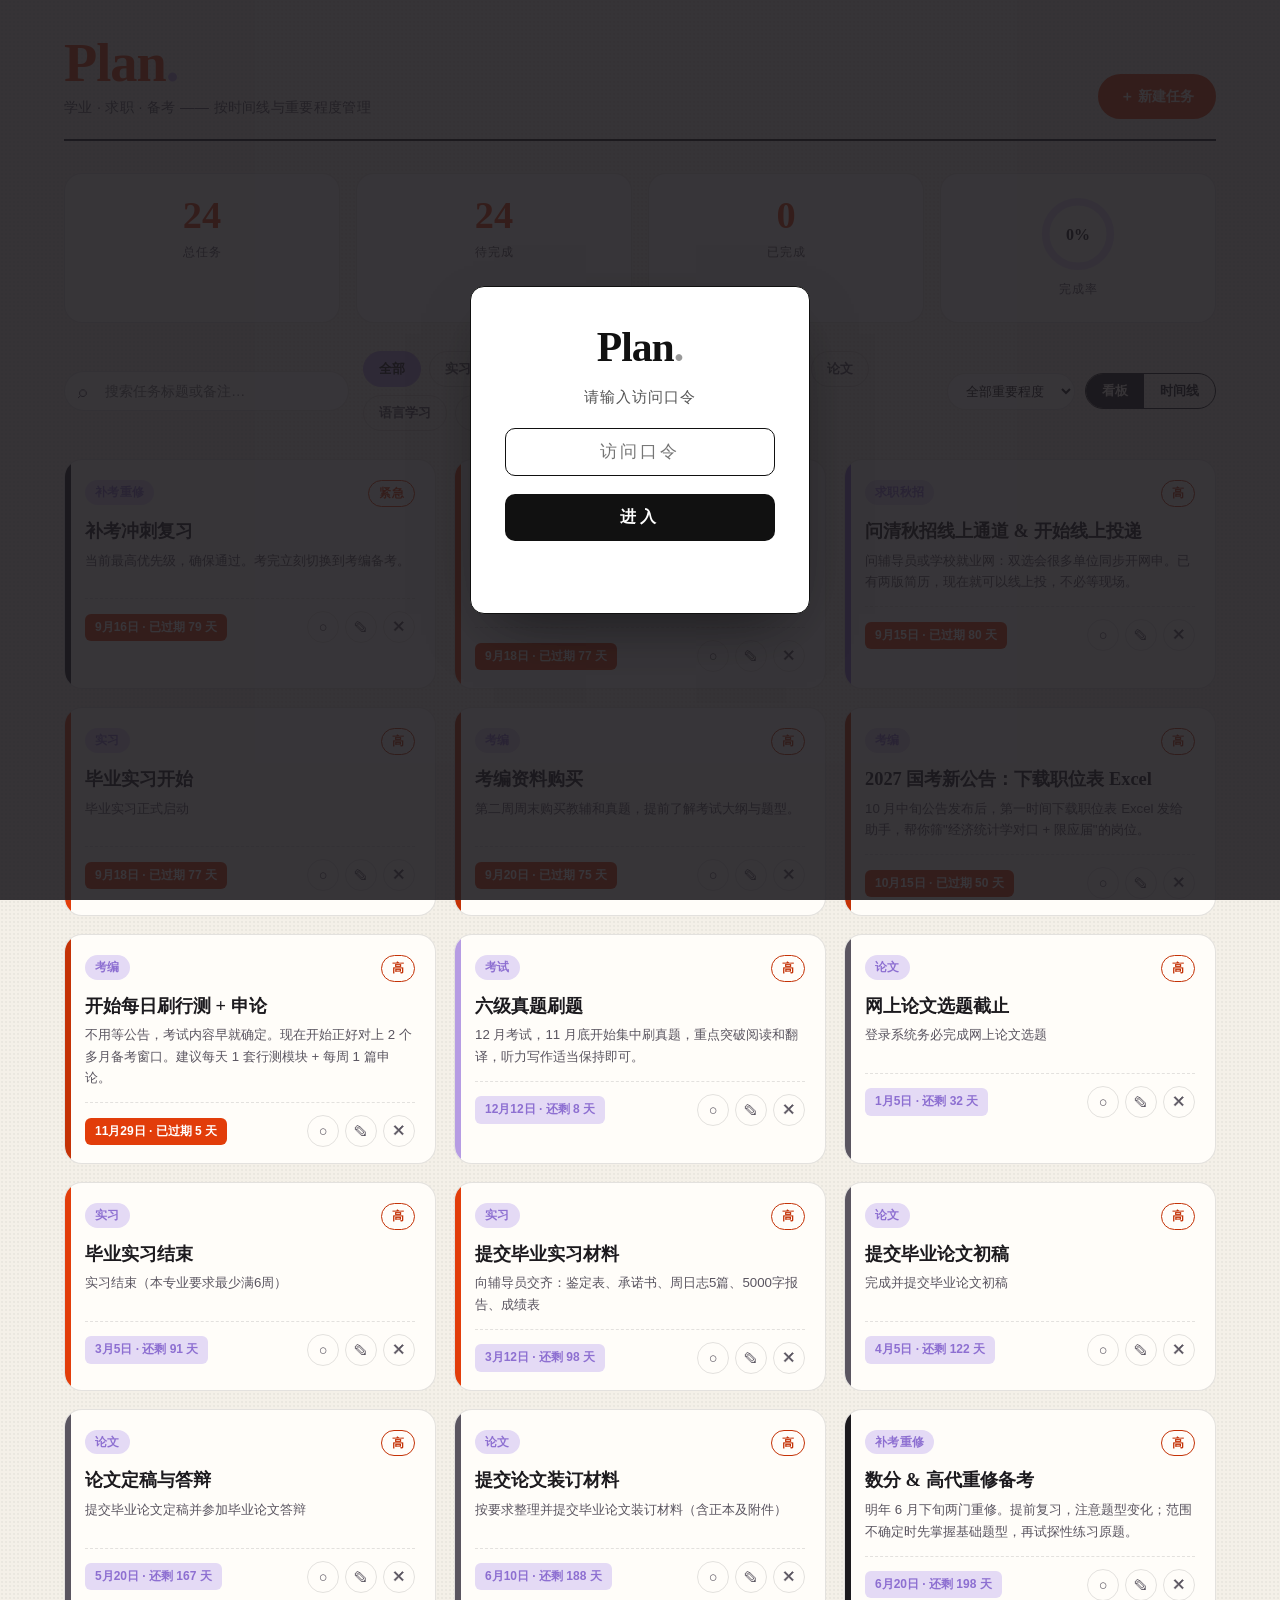
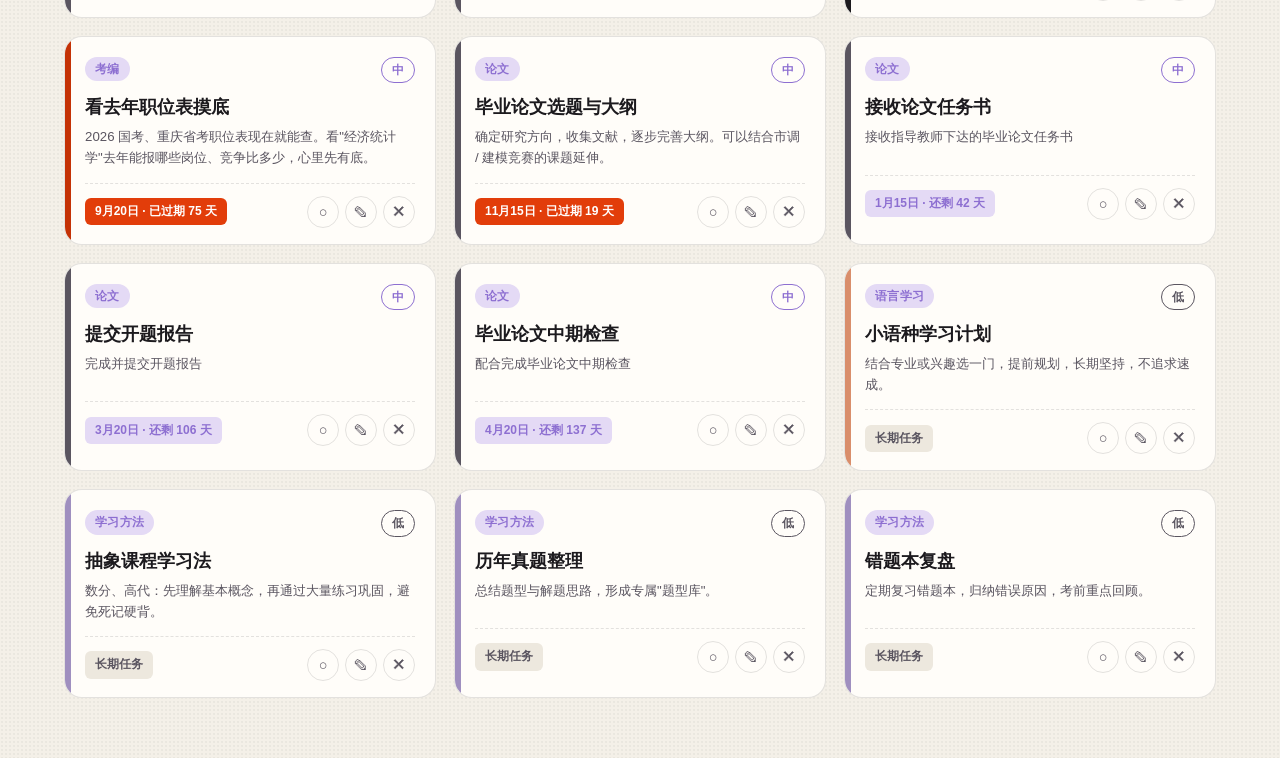
<file: index.html>
<!DOCTYPE html>
<html lang="zh-CN">
<head>
<meta charset="UTF-8">
<meta name="viewport" content="width=device-width, initial-scale=1.0">
<title>任务看板 · 时间线</title>
<link rel="stylesheet" href="style.css">
<style>
  .auth-overlay{position:fixed;inset:0;z-index:9999;background:rgba(28,26,30,.88);display:flex;align-items:center;justify-content:center;padding:20px;opacity:1;visibility:visible;transition:opacity .45s ease,visibility .45s ease;}
  .auth-overlay.hidden{opacity:0;visibility:hidden;pointer-events:none;}
  .auth-box{background:#fff;border:1px solid #111;border-radius:14px;padding:40px 34px;width:100%;max-width:340px;box-shadow:0 24px 60px -24px rgba(0,0,0,.6);display:flex;flex-direction:column;gap:18px;text-align:center;}
  .auth-mark{font-family:Georgia,"Times New Roman",serif;font-size:2.6rem;line-height:1;font-weight:700;color:#111;letter-spacing:-1px;}
  .auth-mark span{color:#999;}
  .auth-label{color:#555;font-size:.92rem;letter-spacing:1px;}
  .auth-input{width:100%;padding:13px 14px;border:1.5px solid #ddd;border-radius:10px;font-size:1.05rem;text-align:center;letter-spacing:3px;color:#111;outline:none;font-family:inherit;transition:border-color .2s;}
  .auth-input:focus{border-color:#111;}
  .auth-btn{width:100%;padding:13px;background:#111;color:#fff;border:none;border-radius:10px;font-size:1rem;font-weight:600;cursor:pointer;font-family:inherit;letter-spacing:4px;transition:background .2s;}
  .auth-btn:hover{background:#333;}
  .auth-error{color:#d22;font-size:.82rem;min-height:1.1em;}
</style>
</head>
<body>

<div class="auth-overlay" id="authOverlay">
  <div class="auth-box">
    <div class="auth-mark">Plan<span>.</span></div>
    <p class="auth-label">请输入访问口令</p>
    <input type="password" id="authInput" class="auth-input" placeholder="访问口令" autocomplete="off">
    <button class="auth-btn" id="authBtn">进入</button>
    <p class="auth-error" id="authError"></p>
  </div>
</div>

<div class="app">

  <header class="topbar">
    <div class="brand">
      <div class="brand-mark">Plan<span>.</span></div>
      <p class="subtitle">学业 · 求职 · 备考 —— 按时间线与重要程度管理</p>
    </div>
    <div class="topbar-actions">
      <button class="btn btn-primary" id="openAddBtn">＋ 新建任务</button>
    </div>
  </header>

  <section class="stats-bar">
    <div class="stat-card"><div class="stat-value" id="statTotal">0</div><div class="stat-label">总任务</div></div>
    <div class="stat-card"><div class="stat-value" id="statPending">0</div><div class="stat-label">待完成</div></div>
    <div class="stat-card"><div class="stat-value" id="statDone">0</div><div class="stat-label">已完成</div></div>
    <div class="stat-card progress-card">
      <div class="progress-ring-wrap">
        <svg viewBox="0 0 80 80" class="progress-ring">
          <circle cx="40" cy="40" r="34" class="ring-bg"/>
          <circle cx="40" cy="40" r="34" class="ring-fg" id="ringFg"/>
        </svg>
        <span class="progress-text" id="statPercent">0%</span>
      </div>
      <div class="stat-label">完成率</div>
    </div>
  </section>

  <section class="controls">
    <div class="search-wrap">
      <span class="search-icon">⌕</span>
      <input type="text" id="searchInput" placeholder="搜索任务标题或备注…">
    </div>
    <div class="tabs" id="categoryTabs"></div>
    <div class="right-controls">
      <select id="priorityFilter" class="select">
        <option value="all">全部重要程度</option>
        <option value="紧急">紧急</option>
        <option value="高">高</option>
        <option value="中">中</option>
        <option value="低">低</option>
      </select>
      <div class="view-toggle">
        <button class="view-btn active" id="gridBtn">看板</button>
        <button class="view-btn" id="timelineBtn">时间线</button>
      </div>
    </div>
  </section>

  <main>
    <section id="gridView" class="task-grid"></section>
    <section id="timelineView" class="timeline hidden"></section>
    <div id="emptyState" class="empty-state hidden">
      <div class="empty-icon">✦</div>
      <p>暂无匹配的任务，换个筛选条件试试，或点击右上角新建一个吧～</p>
    </div>
  </main>

</div>

<!-- 新建 / 编辑任务弹窗 -->
<div class="modal-overlay" id="modalOverlay">
  <div class="modal">
    <div class="modal-header">
      <h2 id="modalTitle">新建任务</h2>
      <button class="modal-close" id="modalCloseBtn">✕</button>
    </div>
    <form id="taskForm">
      <input type="hidden" id="taskId">
      <div class="form-group">
        <label>任务标题</label>
        <input type="text" id="taskTitle" required placeholder="例如：行测真题一套">
      </div>
      <div class="form-row">
        <div class="form-group">
          <label>分类</label>
          <select id="taskCategory">
            <option value="实习">实习</option>
            <option value="求职秋招">求职秋招</option>
            <option value="考编">考编</option>
            <option value="考试">考试</option>
            <option value="补考重修">补考重修</option>
            <option value="论文">论文</option>
            <option value="语言学习">语言学习</option>
            <option value="学习方法">学习方法</option>
          </select>
        </div>
        <div class="form-group">
          <label>重要程度</label>
          <select id="taskPriority">
            <option value="紧急">紧急</option>
            <option value="高">高</option>
            <option value="中" selected>中</option>
            <option value="低">低</option>
          </select>
        </div>
      </div>
      <div class="form-group">
        <label>截止 / 计划日期（留空表示长期任务）</label>
        <input type="date" id="taskDeadline">
      </div>
      <div class="form-group">
        <label>备注详情</label>
        <textarea id="taskNote" rows="3" placeholder="补充说明、方法或要点…"></textarea>
      </div>
      <div class="modal-actions">
        <button type="button" class="btn btn-outline" id="cancelBtn">取消</button>
        <button type="submit" class="btn btn-primary">保存任务</button>
      </div>
    </form>
  </div>
</div>

<div class="toast" id="toast"></div>

<script src="script.js"></script>
</body>
</html>
</file>
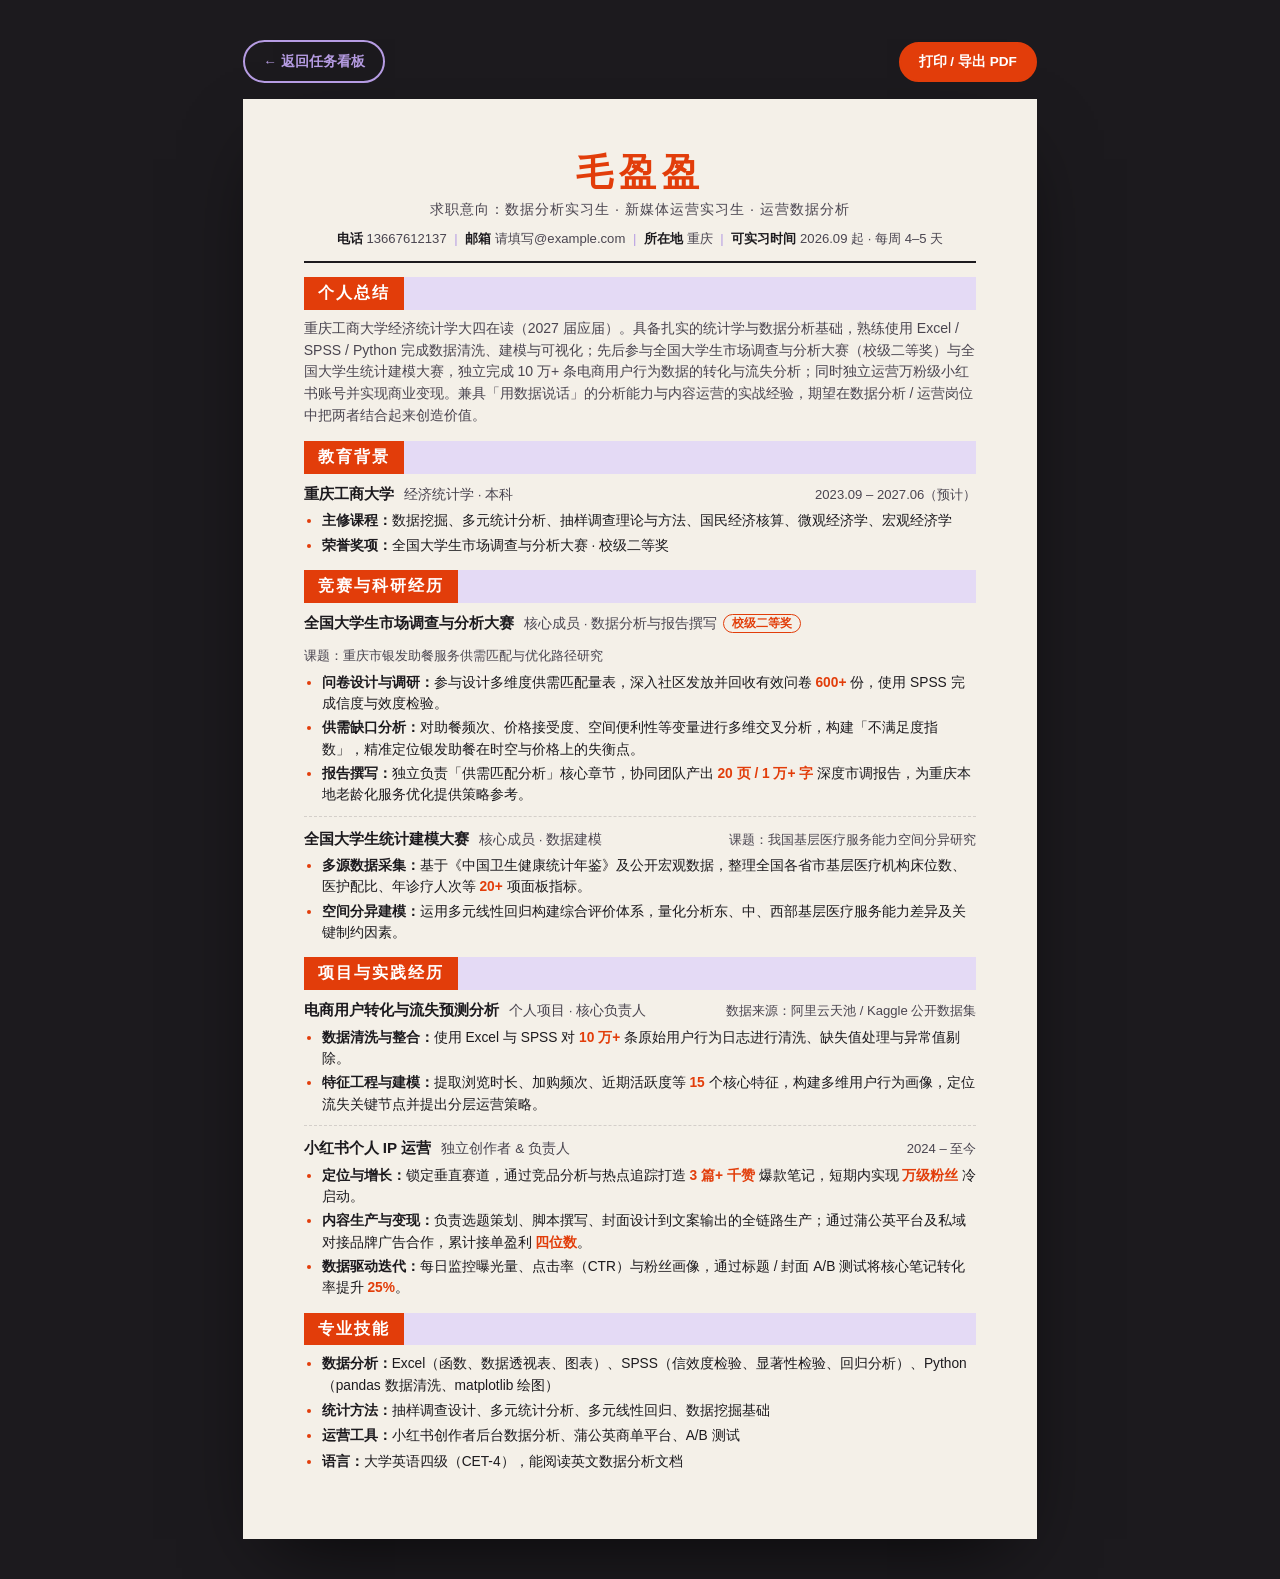
<file: resume.html>
<!DOCTYPE html>
<html lang="zh-CN">
<head>
<meta charset="UTF-8">
<meta name="viewport" content="width=device-width, initial-scale=1.0">
<title>毛盈盈 · 简历</title>
<style>
:root{
  --paper:#F4F0E8; --ink:#1C1A1E; --ink-soft:#4A4550;
  --orange:#E23D0A; --lilac:#B69CE3; --lilac-soft:#E4DAF5;
  --serif:Georgia,"Times New Roman","Songti SC","STSong","SimSun",serif;
  --sans:"Helvetica Neue",Helvetica,Arial,"PingFang SC","Microsoft YaHei",sans-serif;
}
*{box-sizing:border-box;margin:0;padding:0;}
body{background:#1C1A1E;font-family:var(--sans);color:var(--ink);padding:40px 16px;line-height:1.55;-webkit-font-smoothing:antialiased;}
.toolbar{max-width:210mm;margin:0 auto 16px;display:flex;justify-content:space-between;align-items:center;gap:10px;flex-wrap:wrap;}
.toolbar a,.toolbar button{font-family:inherit;font-size:.85rem;font-weight:600;padding:9px 18px;border-radius:999px;border:2px solid var(--lilac);background:transparent;color:var(--lilac);cursor:pointer;text-decoration:none;}
.toolbar button{background:var(--orange);border-color:var(--orange);color:#fff;}

.sheet{max-width:210mm;margin:0 auto;background:var(--paper);padding:14mm 16mm;box-shadow:0 30px 80px -30px rgba(0,0,0,.8);}

.head{text-align:center;padding-bottom:12px;border-bottom:2px solid var(--ink);margin-bottom:14px;}
.name{font-family:var(--serif);font-size:2.3rem;font-weight:700;letter-spacing:6px;color:var(--orange);line-height:1.15;}
.role{font-size:.9rem;color:var(--ink-soft);margin-top:4px;letter-spacing:1px;}
.contact{font-size:.82rem;color:var(--ink-soft);margin-top:8px;}
.contact b{color:var(--ink);font-weight:600;}
.contact span+span::before{content:" | ";color:var(--lilac);margin:0 4px;}

section{margin-bottom:14px;}
.sec-title{display:flex;align-items:stretch;margin-bottom:8px;background:var(--lilac-soft);}
.sec-title h2{font-family:var(--serif);font-size:1rem;font-weight:700;letter-spacing:2px;color:#fff;background:var(--orange);padding:4px 14px;white-space:nowrap;}
.sec-title::after{content:"";flex:1;}

.row{display:flex;justify-content:space-between;align-items:baseline;gap:12px;flex-wrap:wrap;}
.row h3{font-size:.95rem;font-weight:700;}
.row h3 small{font-weight:500;color:var(--ink-soft);font-size:.85rem;margin-left:6px;}
.meta{font-size:.82rem;color:var(--ink-soft);text-align:right;white-space:nowrap;}
.sub{font-size:.86rem;color:var(--ink-soft);margin-top:1px;}
.tag{display:inline-block;font-size:.72rem;font-weight:700;color:var(--orange);border:1.5px solid var(--orange);border-radius:999px;padding:0 8px;margin-left:6px;vertical-align:1px;}

ul{padding-left:18px;margin-top:5px;font-size:.86rem;}
li{margin-bottom:3px;}
li::marker{color:var(--orange);}
li b{font-weight:700;color:var(--ink);}
.num{color:var(--orange);font-weight:700;}
.item+.item{margin-top:10px;padding-top:10px;border-top:1px dashed rgba(28,26,30,.15);}
.summary{font-size:.88rem;color:var(--ink-soft);}
.skills li{margin-bottom:4px;}

@media (max-width:640px){
  .sheet{padding:26px 18px;}
  .name{font-size:1.9rem;letter-spacing:4px;}
  .meta{text-align:left;white-space:normal;}
}
@media print{
  body{background:#fff;padding:0;}
  .toolbar{display:none;}
  .sheet{box-shadow:none;max-width:100%;padding:12mm 14mm;}
  @page{size:A4;margin:0;}
}
</style>
</head>
<body>

<div class="toolbar">
  <a href="index.html">← 返回任务看板</a>
  <button onclick="window.print()">打印 / 导出 PDF</button>
</div>

<div class="sheet">

  <header class="head">
    <div class="name">毛盈盈</div>
    <div class="role">求职意向：数据分析实习生 · 新媒体运营实习生 · 运营数据分析</div>
    <div class="contact">
      <span><b>电话</b> 13667612137</span>
      <span><b>邮箱</b> 请填写@example.com</span>
      <span><b>所在地</b> 重庆</span>
      <span><b>可实习时间</b> 2026.09 起 · 每周 4–5 天</span>
    </div>
  </header>

  <section>
    <div class="sec-title"><h2>个人总结</h2></div>
    <p class="summary">
      重庆工商大学经济统计学大四在读（2027 届应届）。具备扎实的统计学与数据分析基础，熟练使用 Excel / SPSS / Python 完成数据清洗、建模与可视化；先后参与全国大学生市场调查与分析大赛（校级二等奖）与全国大学生统计建模大赛，独立完成 10 万+ 条电商用户行为数据的转化与流失分析；同时独立运营万粉级小红书账号并实现商业变现。兼具「用数据说话」的分析能力与内容运营的实战经验，期望在数据分析 / 运营岗位中把两者结合起来创造价值。
    </p>
  </section>

  <section>
    <div class="sec-title"><h2>教育背景</h2></div>
    <div class="row">
      <h3>重庆工商大学 <small>经济统计学 · 本科</small></h3>
      <div class="meta">2023.09 – 2027.06（预计）</div>
    </div>
    <ul>
      <li><b>主修课程：</b>数据挖掘、多元统计分析、抽样调查理论与方法、国民经济核算、微观经济学、宏观经济学</li>
      <li><b>荣誉奖项：</b>全国大学生市场调查与分析大赛 · 校级二等奖</li>
    </ul>
  </section>

  <section>
    <div class="sec-title"><h2>竞赛与科研经历</h2></div>

    <div class="item">
      <div class="row">
        <h3>全国大学生市场调查与分析大赛 <small>核心成员 · 数据分析与报告撰写</small><span class="tag">校级二等奖</span></h3>
        <div class="meta">课题：重庆市银发助餐服务供需匹配与优化路径研究</div>
      </div>
      <ul>
        <li><b>问卷设计与调研：</b>参与设计多维度供需匹配量表，深入社区发放并回收有效问卷 <span class="num">600+</span> 份，使用 SPSS 完成信度与效度检验。</li>
        <li><b>供需缺口分析：</b>对助餐频次、价格接受度、空间便利性等变量进行多维交叉分析，构建「不满足度指数」，精准定位银发助餐在时空与价格上的失衡点。</li>
        <li><b>报告撰写：</b>独立负责「供需匹配分析」核心章节，协同团队产出 <span class="num">20 页 / 1 万+ 字</span> 深度市调报告，为重庆本地老龄化服务优化提供策略参考。</li>
      </ul>
    </div>

    <div class="item">
      <div class="row">
        <h3>全国大学生统计建模大赛 <small>核心成员 · 数据建模</small></h3>
        <div class="meta">课题：我国基层医疗服务能力空间分异研究</div>
      </div>
      <ul>
        <li><b>多源数据采集：</b>基于《中国卫生健康统计年鉴》及公开宏观数据，整理全国各省市基层医疗机构床位数、医护配比、年诊疗人次等 <span class="num">20+</span> 项面板指标。</li>
        <li><b>空间分异建模：</b>运用多元线性回归构建综合评价体系，量化分析东、中、西部基层医疗服务能力差异及关键制约因素。</li>
      </ul>
    </div>
  </section>

  <section>
    <div class="sec-title"><h2>项目与实践经历</h2></div>

    <div class="item">
      <div class="row">
        <h3>电商用户转化与流失预测分析 <small>个人项目 · 核心负责人</small></h3>
        <div class="meta">数据来源：阿里云天池 / Kaggle 公开数据集</div>
      </div>
      <ul>
        <li><b>数据清洗与整合：</b>使用 Excel 与 SPSS 对 <span class="num">10 万+</span> 条原始用户行为日志进行清洗、缺失值处理与异常值剔除。</li>
        <li><b>特征工程与建模：</b>提取浏览时长、加购频次、近期活跃度等 <span class="num">15</span> 个核心特征，构建多维用户行为画像，定位流失关键节点并提出分层运营策略。</li>
      </ul>
    </div>

    <div class="item">
      <div class="row">
        <h3>小红书个人 IP 运营 <small>独立创作者 & 负责人</small></h3>
        <div class="meta">2024 – 至今</div>
      </div>
      <ul>
        <li><b>定位与增长：</b>锁定垂直赛道，通过竞品分析与热点追踪打造 <span class="num">3 篇+ 千赞</span> 爆款笔记，短期内实现 <span class="num">万级粉丝</span> 冷启动。</li>
        <li><b>内容生产与变现：</b>负责选题策划、脚本撰写、封面设计到文案输出的全链路生产；通过蒲公英平台及私域对接品牌广告合作，累计接单盈利 <span class="num">四位数</span>。</li>
        <li><b>数据驱动迭代：</b>每日监控曝光量、点击率（CTR）与粉丝画像，通过标题 / 封面 A/B 测试将核心笔记转化率提升 <span class="num">25%</span>。</li>
      </ul>
    </div>
  </section>

  <section>
    <div class="sec-title"><h2>专业技能</h2></div>
    <ul class="skills">
      <li><b>数据分析：</b>Excel（函数、数据透视表、图表）、SPSS（信效度检验、显著性检验、回归分析）、Python（pandas 数据清洗、matplotlib 绘图）</li>
      <li><b>统计方法：</b>抽样调查设计、多元统计分析、多元线性回归、数据挖掘基础</li>
      <li><b>运营工具：</b>小红书创作者后台数据分析、蒲公英商单平台、A/B 测试</li>
      <li><b>语言：</b>大学英语四级（CET-4），能阅读英文数据分析文档</li>
    </ul>
  </section>

</div>
</body>
</html>
</file>
<file: style.css>
/* ============ 配色：橘红 × 薰衣草紫 × 米白纸感 ============ */
:root{
  --paper:#F4F0E8;
  --paper-2:#EDE8DE;
  --ink:#1C1A1E;
  --ink-soft:#5A5560;
  --orange:#E23D0A;
  --orange-deep:#C43206;
  --lilac:#B69CE3;
  --lilac-soft:#E4DAF5;
  --lilac-deep:#8D6FD1;
  --line:rgba(28,26,30,.12);
  --shadow:0 12px 32px -14px rgba(28,26,30,.25);
  --r-lg:18px;
  --r-md:12px;
  --t:.22s cubic-bezier(.4,0,.2,1);
  --serif:Georgia,"Times New Roman","Songti SC","STSong","SimSun",serif;
  --sans:"Helvetica Neue",Helvetica,Arial,"PingFang SC","Microsoft YaHei",sans-serif;
}

*,*::before,*::after{box-sizing:border-box;margin:0;padding:0;}
html{scroll-behavior:smooth;}
body{
  font-family:var(--sans);
  background:var(--paper);
  background-image:radial-gradient(rgba(28,26,30,.045) 1px,transparent 1px);
  background-size:4px 4px;
  color:var(--ink);
  min-height:100vh;
  line-height:1.6;
  -webkit-font-smoothing:antialiased;
}

.app{max-width:1200px;margin:0 auto;padding:36px 24px 60px;}

/* ============ 顶部栏 ============ */
.topbar{display:flex;align-items:flex-end;justify-content:space-between;flex-wrap:wrap;gap:16px;margin-bottom:32px;padding-bottom:20px;border-bottom:2px solid var(--ink);}
.brand-mark{font-family:var(--serif);font-size:3.4rem;line-height:1;letter-spacing:-1px;color:var(--orange);font-weight:700;}
.brand-mark span{color:var(--lilac);}
.subtitle{color:var(--ink-soft);font-size:.9rem;margin-top:6px;letter-spacing:.3px;}
.topbar-actions{display:flex;gap:10px;flex-wrap:wrap;}

.btn{border:2px solid transparent;cursor:pointer;font-family:inherit;font-weight:600;font-size:.9rem;padding:11px 20px;border-radius:999px;display:inline-flex;align-items:center;gap:6px;text-decoration:none;transition:var(--t);}
.btn-primary{background:var(--orange);color:var(--paper);border-color:var(--orange);}
.btn-primary:hover{background:var(--orange-deep);border-color:var(--orange-deep);transform:translateY(-2px);box-shadow:0 10px 24px -10px var(--orange);}
.btn-outline{background:transparent;color:var(--ink);border-color:var(--ink);}
.btn-outline:hover{background:var(--ink);color:var(--paper);}

/* ============ 统计卡片 ============ */
.stats-bar{display:grid;grid-template-columns:repeat(4,1fr);gap:16px;margin-bottom:28px;}
.stat-card{background:#FFFDF9;border:1px solid var(--line);border-radius:var(--r-lg);padding:22px 20px;text-align:center;transition:var(--t);}
.stat-card:hover{transform:translateY(-3px);box-shadow:var(--shadow);}
.stat-value{font-family:var(--serif);font-size:2.4rem;line-height:1;font-weight:700;color:var(--orange);}
.stat-label{color:var(--ink-soft);font-size:.78rem;margin-top:8px;letter-spacing:1px;text-transform:uppercase;}
.progress-card{display:flex;flex-direction:column;align-items:center;justify-content:center;}
.progress-ring-wrap{position:relative;width:76px;height:76px;}
.progress-ring{width:76px;height:76px;transform:rotate(-90deg);}
.ring-bg{fill:none;stroke:var(--lilac-soft);stroke-width:8;}
.ring-fg{fill:none;stroke:var(--lilac-deep);stroke-width:8;stroke-linecap:round;stroke-dasharray:213.6;stroke-dashoffset:213.6;transition:stroke-dashoffset .6s ease;}
.progress-text{position:absolute;inset:0;display:flex;align-items:center;justify-content:center;font-family:var(--serif);font-weight:700;font-size:1rem;color:var(--ink);}

/* ============ 筛选控制区 ============ */
.controls{display:flex;flex-wrap:wrap;align-items:center;gap:14px;margin-bottom:28px;}
.search-wrap{position:relative;flex:1;min-width:220px;}
.search-icon{position:absolute;left:14px;top:50%;transform:translateY(-50%);color:var(--ink-soft);font-size:1.1rem;}
.search-wrap input{width:100%;padding:11px 14px 11px 40px;border-radius:999px;border:1.5px solid var(--line);background:#FFFDF9;color:var(--ink);font-size:.9rem;font-family:inherit;transition:var(--t);}
.search-wrap input:focus{outline:none;border-color:var(--lilac-deep);box-shadow:0 0 0 3px var(--lilac-soft);}

.tabs{display:flex;gap:8px;flex-wrap:wrap;flex:2;}
.tab-btn{padding:8px 15px;border-radius:999px;border:1.5px solid var(--line);background:transparent;color:var(--ink-soft);font-size:.82rem;font-weight:600;font-family:inherit;cursor:pointer;transition:var(--t);white-space:nowrap;}
.tab-btn:hover{border-color:var(--ink);color:var(--ink);}
.tab-btn.active{background:var(--lilac);color:var(--ink);border-color:var(--lilac);}

.right-controls{display:flex;gap:10px;align-items:center;}
.select{padding:9px 14px;border-radius:999px;border:1.5px solid var(--line);background:#FFFDF9;color:var(--ink);font-size:.82rem;font-family:inherit;cursor:pointer;}
.select:focus{outline:none;border-color:var(--lilac-deep);}
.view-toggle{display:flex;border:1.5px solid var(--ink);border-radius:999px;overflow:hidden;background:transparent;}
.view-btn{padding:8px 16px;border:none;background:transparent;color:var(--ink);font-size:.82rem;font-weight:600;font-family:inherit;cursor:pointer;transition:var(--t);}
.view-btn.active{background:var(--ink);color:var(--paper);}

/* ============ 任务卡片 ============ */
.task-grid{display:grid;grid-template-columns:repeat(auto-fill,minmax(300px,1fr));gap:18px;}
.task-card{position:relative;background:#FFFDF9;border:1px solid var(--line);border-radius:var(--r-lg);padding:20px 20px 16px;transition:var(--t);animation:fadeInUp .4s ease both;overflow:hidden;}
.task-card::before{content:'';position:absolute;top:0;left:0;bottom:0;width:6px;background:var(--accent,var(--lilac));}
.task-card:hover{transform:translateY(-4px);box-shadow:var(--shadow);border-color:var(--lilac);}
.task-card.completed{opacity:.55;background:var(--paper-2);}
.task-card.completed .task-title{text-decoration:line-through;text-decoration-color:var(--orange);}

.card-top{display:flex;justify-content:space-between;align-items:flex-start;margin-bottom:12px;gap:8px;flex-wrap:wrap;}
.chip{display:inline-flex;align-items:center;gap:5px;padding:3px 10px;border-radius:999px;font-size:.72rem;font-weight:700;white-space:nowrap;letter-spacing:.3px;}
.chip-cat{background:var(--lilac-soft);color:var(--lilac-deep);}
.chip-pr{border:1.5px solid currentColor;}

.task-title{font-family:var(--serif);font-size:1.15rem;font-weight:700;margin-bottom:6px;line-height:1.35;}
.task-note{color:var(--ink-soft);font-size:.83rem;display:-webkit-box;-webkit-line-clamp:3;-webkit-box-orient:vertical;overflow:hidden;margin-bottom:14px;min-height:2.6em;}

.card-footer{display:flex;align-items:center;justify-content:space-between;gap:8px;padding-top:12px;border-top:1px dashed var(--line);flex-wrap:wrap;}
.deadline-tag{font-size:.75rem;font-weight:600;padding:4px 10px;border-radius:6px;white-space:nowrap;}
.deadline-tag.overdue{color:#fff;background:var(--orange);}
.deadline-tag.today{color:var(--orange);background:rgba(226,61,10,.12);}
.deadline-tag.soon{color:var(--orange-deep);background:rgba(226,61,10,.08);}
.deadline-tag.normal{color:var(--lilac-deep);background:var(--lilac-soft);}
.deadline-tag.muted{color:var(--ink-soft);background:var(--paper-2);}

.card-actions{display:flex;gap:6px;}
.icon-btn{width:32px;height:32px;border-radius:50%;border:1.5px solid var(--line);background:transparent;color:var(--ink-soft);cursor:pointer;display:flex;align-items:center;justify-content:center;font-size:.9rem;transition:var(--t);}
.icon-btn:hover{border-color:var(--ink);color:var(--ink);transform:scale(1.08);}
.icon-btn.check.checked{background:var(--lilac-deep);border-color:var(--lilac-deep);color:#fff;}
.icon-btn.delete:hover{background:var(--orange);border-color:var(--orange);color:#fff;}

/* ============ 空状态 ============ */
.empty-state{text-align:center;padding:80px 20px;color:var(--ink-soft);}
.empty-icon{font-size:3rem;margin-bottom:12px;color:var(--lilac);}

/* ============ 时间线 ============ */
.timeline-inner{position:relative;padding-left:36px;}
.timeline-inner::before{content:'';position:absolute;left:9px;top:6px;bottom:6px;width:2px;background:var(--ink);opacity:.15;}
.timeline-item{position:relative;margin-bottom:24px;animation:fadeInUp .4s ease both;}
.timeline-dot{position:absolute;left:-36px;top:6px;width:20px;height:20px;border-radius:50%;border:3px solid var(--paper);background:var(--lilac);box-shadow:0 0 0 2px var(--ink);}
.timeline-date{font-family:var(--serif);font-size:.95rem;color:var(--orange);font-weight:700;margin-bottom:8px;}
.timeline-longterm{margin-top:40px;}
.longterm-heading{font-family:var(--serif);font-size:1.2rem;font-weight:700;color:var(--ink);margin-bottom:14px;padding-bottom:8px;border-bottom:2px solid var(--ink);}
.longterm-grid{display:grid;grid-template-columns:repeat(auto-fill,minmax(280px,1fr));gap:16px;}

/* ============ 提示卡片 ============ */
.tips-footer{margin-top:50px;}
.tips-card{background:var(--orange);color:var(--paper);border-radius:var(--r-lg);padding:26px 30px;}
.tips-card h3{font-family:var(--serif);font-size:1.5rem;margin-bottom:12px;color:var(--lilac);}
.tips-card ul{padding-left:20px;font-size:.9rem;display:flex;flex-direction:column;gap:6px;color:#FBE9E1;}

/* ============ 弹窗 ============ */
.modal-overlay{position:fixed;inset:0;background:rgba(28,26,30,.55);backdrop-filter:blur(3px);display:flex;align-items:center;justify-content:center;z-index:100;opacity:0;visibility:hidden;transition:var(--t);padding:20px;}
.modal-overlay.open{opacity:1;visibility:visible;}
.modal{background:var(--paper);border:2px solid var(--ink);border-radius:var(--r-lg);padding:28px;width:100%;max-width:460px;max-height:90vh;overflow-y:auto;transform:translateY(20px) scale(.97);transition:var(--t);box-shadow:0 24px 60px -20px rgba(0,0,0,.5);}
.modal-overlay.open .modal{transform:translateY(0) scale(1);}
.modal-header{display:flex;justify-content:space-between;align-items:center;margin-bottom:20px;}
.modal-header h2{font-family:var(--serif);font-size:1.6rem;color:var(--orange);}
.modal-close{width:32px;height:32px;border-radius:50%;border:1.5px solid var(--ink);background:transparent;color:var(--ink);cursor:pointer;font-size:.95rem;}
.modal-close:hover{background:var(--ink);color:var(--paper);}

.form-group{margin-bottom:16px;}
.form-group label{display:block;font-size:.78rem;color:var(--ink-soft);margin-bottom:6px;font-weight:600;letter-spacing:.5px;}
.form-group input,.form-group select,.form-group textarea{width:100%;padding:11px 14px;border-radius:var(--r-md);border:1.5px solid var(--line);background:#FFFDF9;color:var(--ink);font-family:inherit;font-size:.9rem;transition:var(--t);}
.form-group input:focus,.form-group select:focus,.form-group textarea:focus{outline:none;border-color:var(--lilac-deep);box-shadow:0 0 0 3px var(--lilac-soft);}
.form-group textarea{resize:vertical;}
.form-row{display:grid;grid-template-columns:1fr 1fr;gap:14px;}
.modal-actions{display:flex;justify-content:flex-end;gap:10px;margin-top:22px;}

/* ============ Toast ============ */
.toast{position:fixed;bottom:28px;left:50%;transform:translateX(-50%) translateY(20px);background:var(--ink);color:var(--paper);padding:12px 22px;border-radius:999px;font-size:.85rem;opacity:0;pointer-events:none;transition:var(--t);z-index:200;}
.toast.show{opacity:1;transform:translateX(-50%) translateY(0);}

@keyframes fadeInUp{from{opacity:0;transform:translateY(14px);}to{opacity:1;transform:translateY(0);}}
.hidden{display:none !important;}

/* ============ 响应式 ============ */
@media (max-width:1024px){ .stats-bar{grid-template-columns:repeat(2,1fr);} }
@media (max-width:768px){
  .app{padding:24px 16px 50px;}
  .brand-mark{font-size:2.6rem;}
  .topbar{align-items:flex-start;flex-direction:column;}
  .controls{flex-direction:column;align-items:stretch;}
  .tabs{order:3;overflow-x:auto;flex-wrap:nowrap;padding-bottom:4px;}
  .right-controls{order:2;justify-content:space-between;}
  .form-row{grid-template-columns:1fr;}
  .task-grid{grid-template-columns:1fr;}
  .modal-overlay{align-items:flex-end;padding:0;}
  .modal{max-width:100%;border-radius:24px 24px 0 0;border-bottom:none;max-height:92vh;}
}
@media (max-width:480px){
  .stats-bar{gap:10px;}
  .stat-card{padding:14px;}
  .stat-value{font-size:1.9rem;}
  .btn{padding:10px 16px;font-size:.85rem;}
}

/* ============ 手机端适配（追加） ============ */
@media (max-width: 768px){
  .app{width:100%;max-width:100%;padding:20px 15px 50px;}
  main{width:100%;max-width:100%;}
  .stats-bar{grid-template-columns:repeat(2,1fr);gap:12px;}
  .controls{flex-direction:row;flex-wrap:wrap;align-items:stretch;}
  .search-wrap{flex:1 1 100%;min-width:0;}
  .tabs{flex:1 1 100%;flex-wrap:wrap;overflow-x:visible;order:0;}
  .right-controls{flex:1 1 100%;flex-wrap:wrap;justify-content:space-between;order:0;}
  .task-grid,.longterm-grid{width:100%;grid-template-columns:1fr;}
  .timeline-inner{width:100%;}
  .timeline-item,.task-card{width:100% !important;max-width:100%;}
}
</file>
